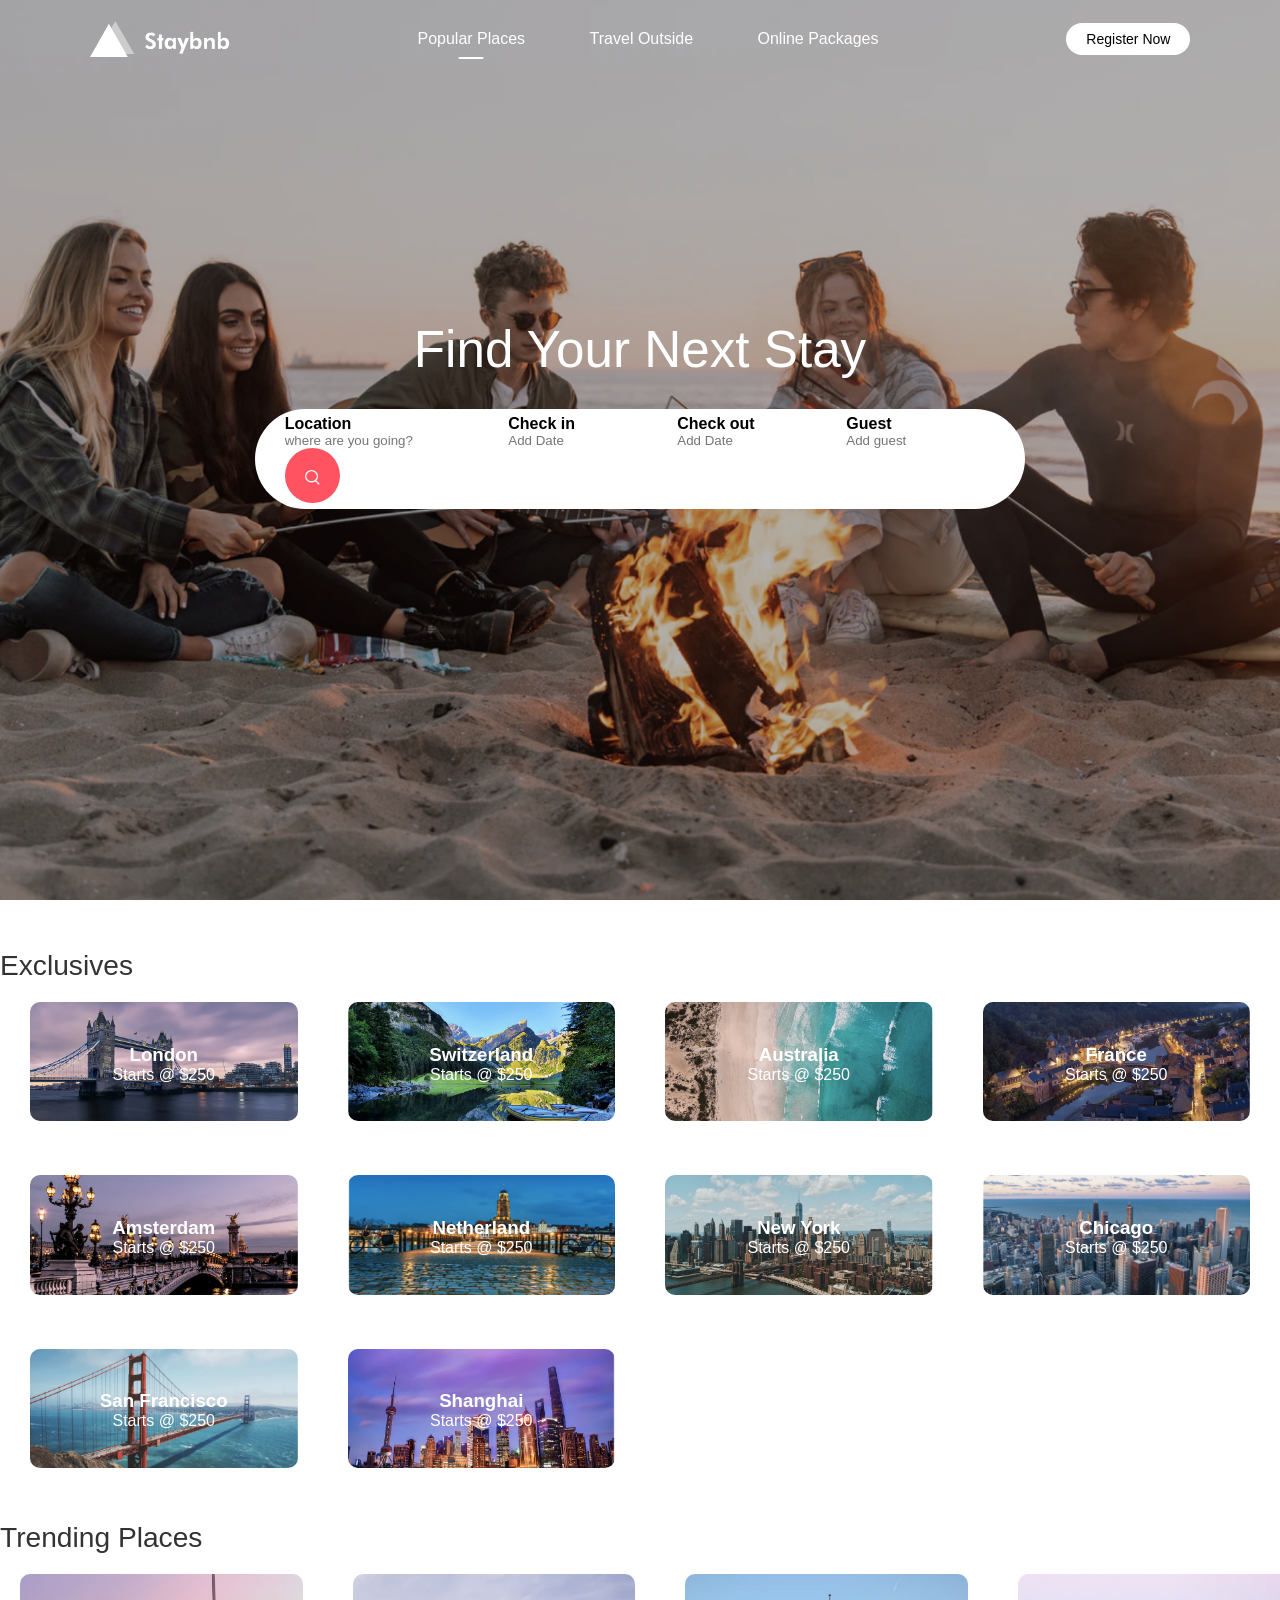
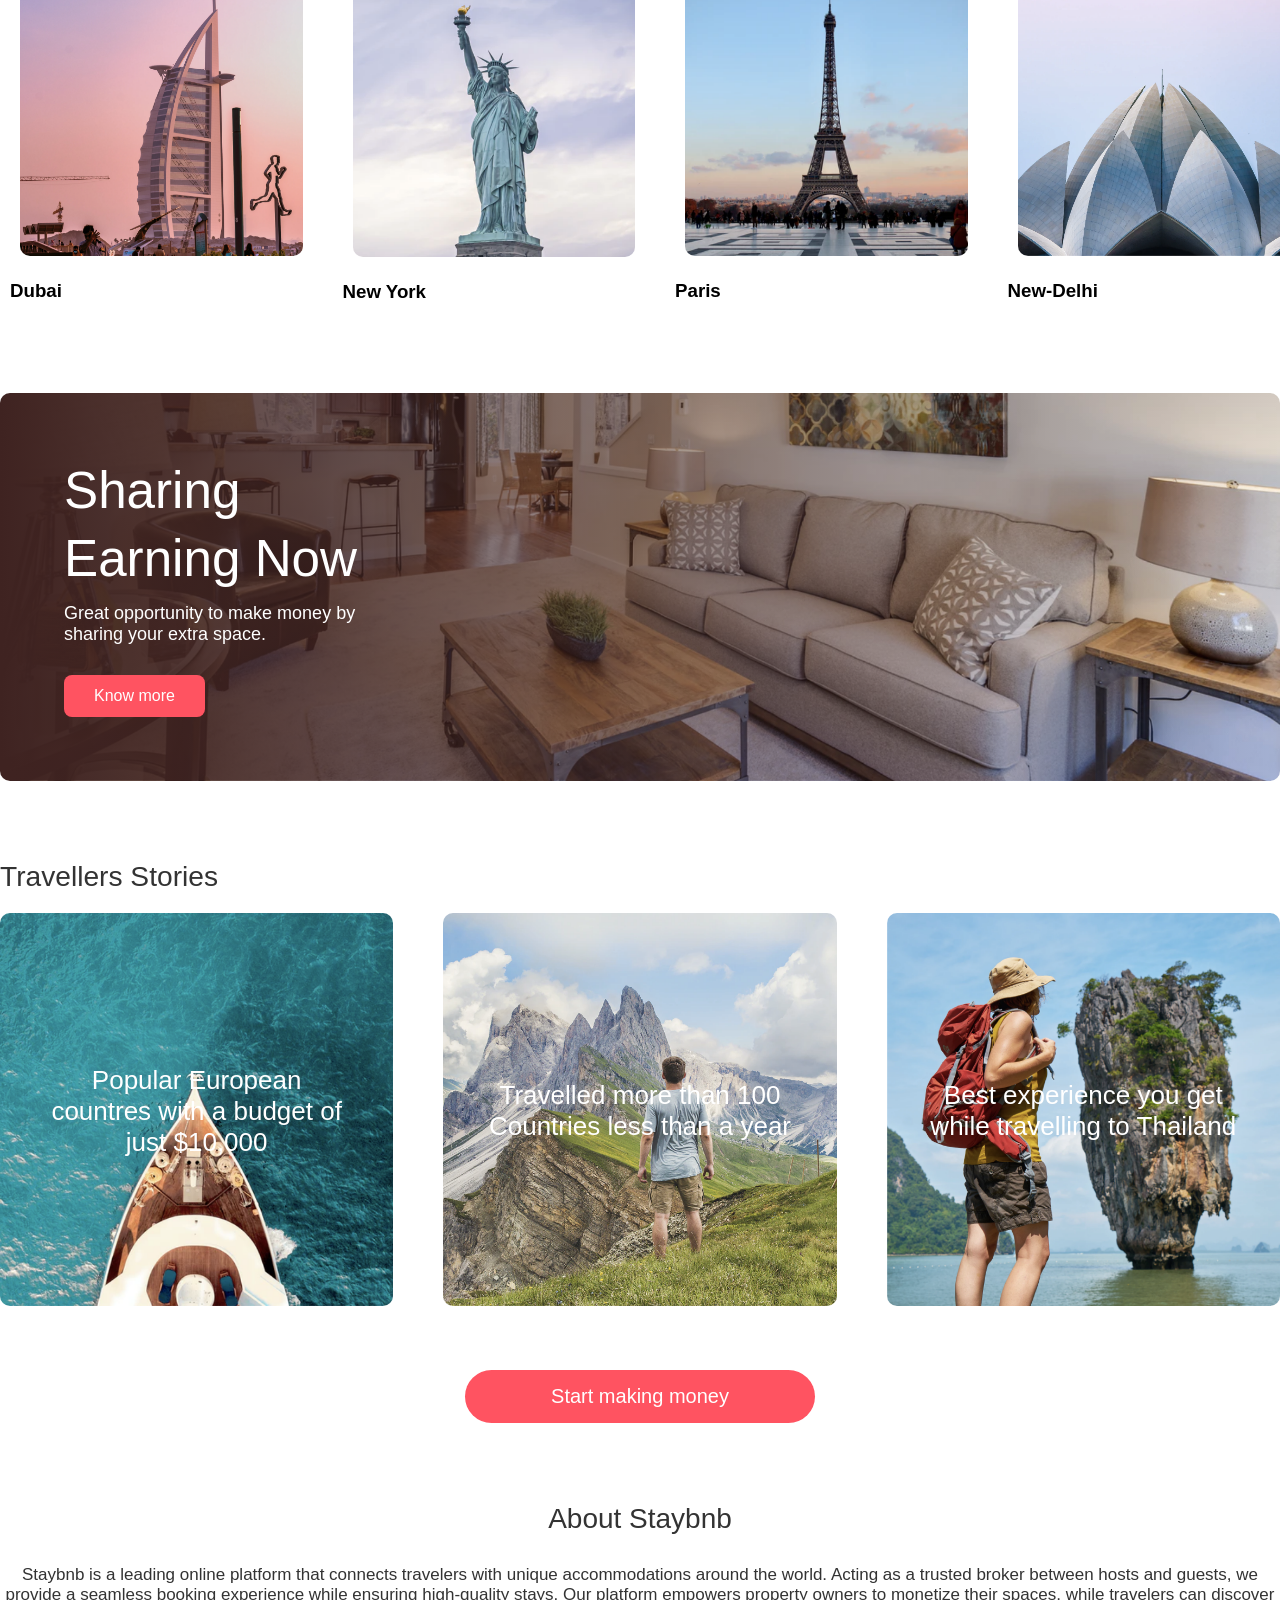
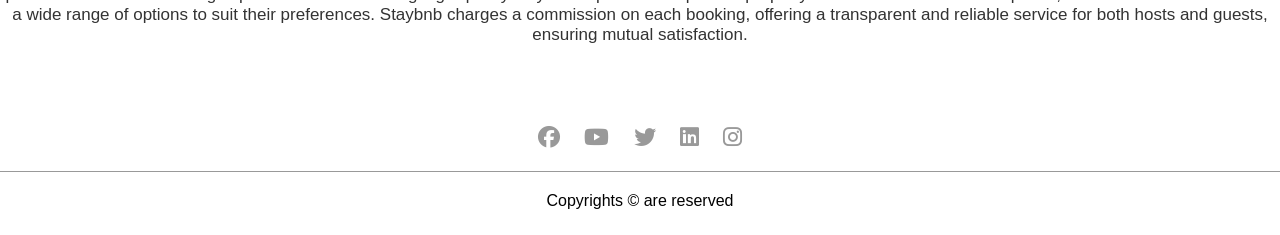
<file: STAYBNB/index.html>
<!DOCTYPE html>
<html lang="en">

<head>
    <meta charset="UTF-8">
    <meta name="viewport" content="width=device-width, initial-scale=1.0">
    <title>Staybnb</title>
    <linK rel="stylesheet" href="style.css">
    <link rel="stylesheet" href="https://cdnjs.cloudflare.com/ajax/libs/font-awesome/6.6.0/css/all.min.css">
</head>

<body>
    <div class="header">
        <!--NAV BAR-->
        <nav id="navBar">
            <img src="images/logo.png" class="logo">
            <ul class="nav-links">
                <li><a href="#" class="active">Popular Places</a></li>
                <li><a href="#">Travel Outside</a></li>
                <li><a href="#">Online Packages</a></li>
            </ul>

            <a href="#" class="reg-btn">Register Now</a>
            <!--menu bar img-->
            <i class="fa-solid fa-bars" onclick="togglebtn()"></i>
        </nav>
        <!--home page-->
        <div class="container">
            <h1>Find Your Next Stay</h1>
            <div class="searchbar">
                <form>
                    <div class="location-input">
                        <label>Location</label>
                        <input type="text" placeholder="where are you going?">
                    </div>
                    <div>
                        <label>Check in</label>
                        <input type="text" placeholder="Add Date">
                    </div>
                    <div>
                        <label>Check out</label>
                        <input type="text" placeholder="Add Date">
                    </div>
                    <div>
                        <label>Guest</label>
                        <input type="text" placeholder="Add guest">
                    </div>
                    <button type="submit"><img src="images/search.png"></button>
                </form>
            </div>
        </div>
    </div>
    <div class="cointainer">
        <h2 class="sub-title">Exclusives</h2>
        <div class="exclusives">
            <div>
                <img src="images/image-1.png">
                <span>
                    <h3>London</h3>
                    <p>Starts @ $250</p>
                </span>
            </div>
            <div>
                <img src="images/image-2.png">
                <span>
                    <h3>Switzerland</h3>
                    <p>Starts @ $250</p>
                </span>
            </div>
            <div>
                <img src="images/image-3.png">
                <span>
                    <h3>Australia</h3>
                    <p>Starts @ $250</p>
                </span>
            </div>
            <div>
                <img src="images/image-4.png">
                <span>
                    <h3>France</h3>
                    <p>Starts @ $250</p>
                </span>
            </div>
            <div>
                <img src="images/image-5.png">
                <span>
                    <h3>Amsterdam</h3>
                    <p>Starts @ $250</p>
                </span>
            </div>
            <div>
                <img src="images/image-6.png">
                <span>
                    <h3>Netherland</h3>
                    <p>Starts @ $250</p>
                </span>
            </div>
            <div>
                <img src="images/image-7.png">
                <span>
                    <h3>New York</h3>
                    <p>Starts @ $250</p>
                </span>
            </div>
            <div>
                <img src="images/image-8.png">
                <span>
                    <h3>Chicago</h3>
                    <p>Starts @ $250</p>
                </span>
            </div>
            <div>
                <img src="images/image-9.png">
                <span>
                    <h3>San Francisco</h3>
                    <p>Starts @ $250</p>
                </span>
            </div>

            <div>
                <img src="images/image-10.png">
                <span>
                    <h3>Shanghai</h3>
                    <p>Starts @ $250</p>
                </span>
            </div>

        </div>
        <!--trending places-->
        <h2 class="sub-title">Trending Places</h2>
        <div class="trending">
            <div>
                <img src="images/dubai.png">
                <h3>Dubai</h3>
            </div>
            <div>
                <img src="images/new-york.png">
                <h3>New York</h3>
            </div>
            <div>
                <img src="images/paris.png">
                <h3>Paris</h3>
            </div>

            <div>
                <img src="images/new-delhi.png">
                <h3>New-Delhi</h3>
            </div>
        </div>

        <!--cta..call to action---->
        <div class="cta">
            <h3>Sharing <br> Earning Now</h3>
            <p>Great opportunity to make money by<br> sharing your extra space.</p>
            <a href="#" class="cta-btn">Know more</a>
        </div>


        <!--travelers stories--->
        <h2 class="sub-title">Travellers Stories</h2>
        <div class="stories">
            <div>
                <img src="images/story-1.png">
                <p>Popular European countres with a budget of just $10,000 </p>
            </div>
            <div>
                <img src="images/story-2.png">
                <p>Travelled more than 100 Countries less than a year </p>
            </div>
            <div>
                <img src="images/story-3.png">
                <p>Best experience you get while travelling to Thailand </p>
            </div>
        </div>
        <a href="#" class="start-btn">Start making money</a>

        <!--About msg-->
        <div class="about-msg">
            <h2>About Staybnb </h2>
            <p>Staybnb is a leading online platform that connects travelers with unique accommodations around the world.
                Acting as a trusted broker between hosts and guests, we provide a seamless booking experience while
                ensuring high-quality stays. Our platform empowers property owners to monetize their spaces, while
                travelers can discover a wide range of options to suit their preferences. Staybnb charges a commission
                on each booking, offering a transparent and reliable service for both hosts and guests, ensuring mutual
                satisfaction.</p>
        </div>
        <!--Footer-->
        <div class="footer">
            <a href="https://www.facebook.com/"><i class="fa-brands fa-facebook"></i></a>
            <a href="https://www.youtube.com/"><i class="fa-brands fa-youtube"></i></a>
            <a href="https://www.twitter.com/"><i class="fa-brands fa-twitter"></i></a>
            <a href="https://www.linkedin.com/"><i class="fa-brands fa-linkedin"></i></a>
            <a href="https://www.instagram.com/"><i class="fa-brands fa-instagram"></i></a>
            <hr>
            <p>Copyrights &copy are reserved</p>

        </div>
    </div>
    <script>
        var navBar = document.getElementById("navBar");
        function togglebtn() {
            navBar.classList.toggle("hidemenu");
        }
    </script>
</body>


</html>
</file>
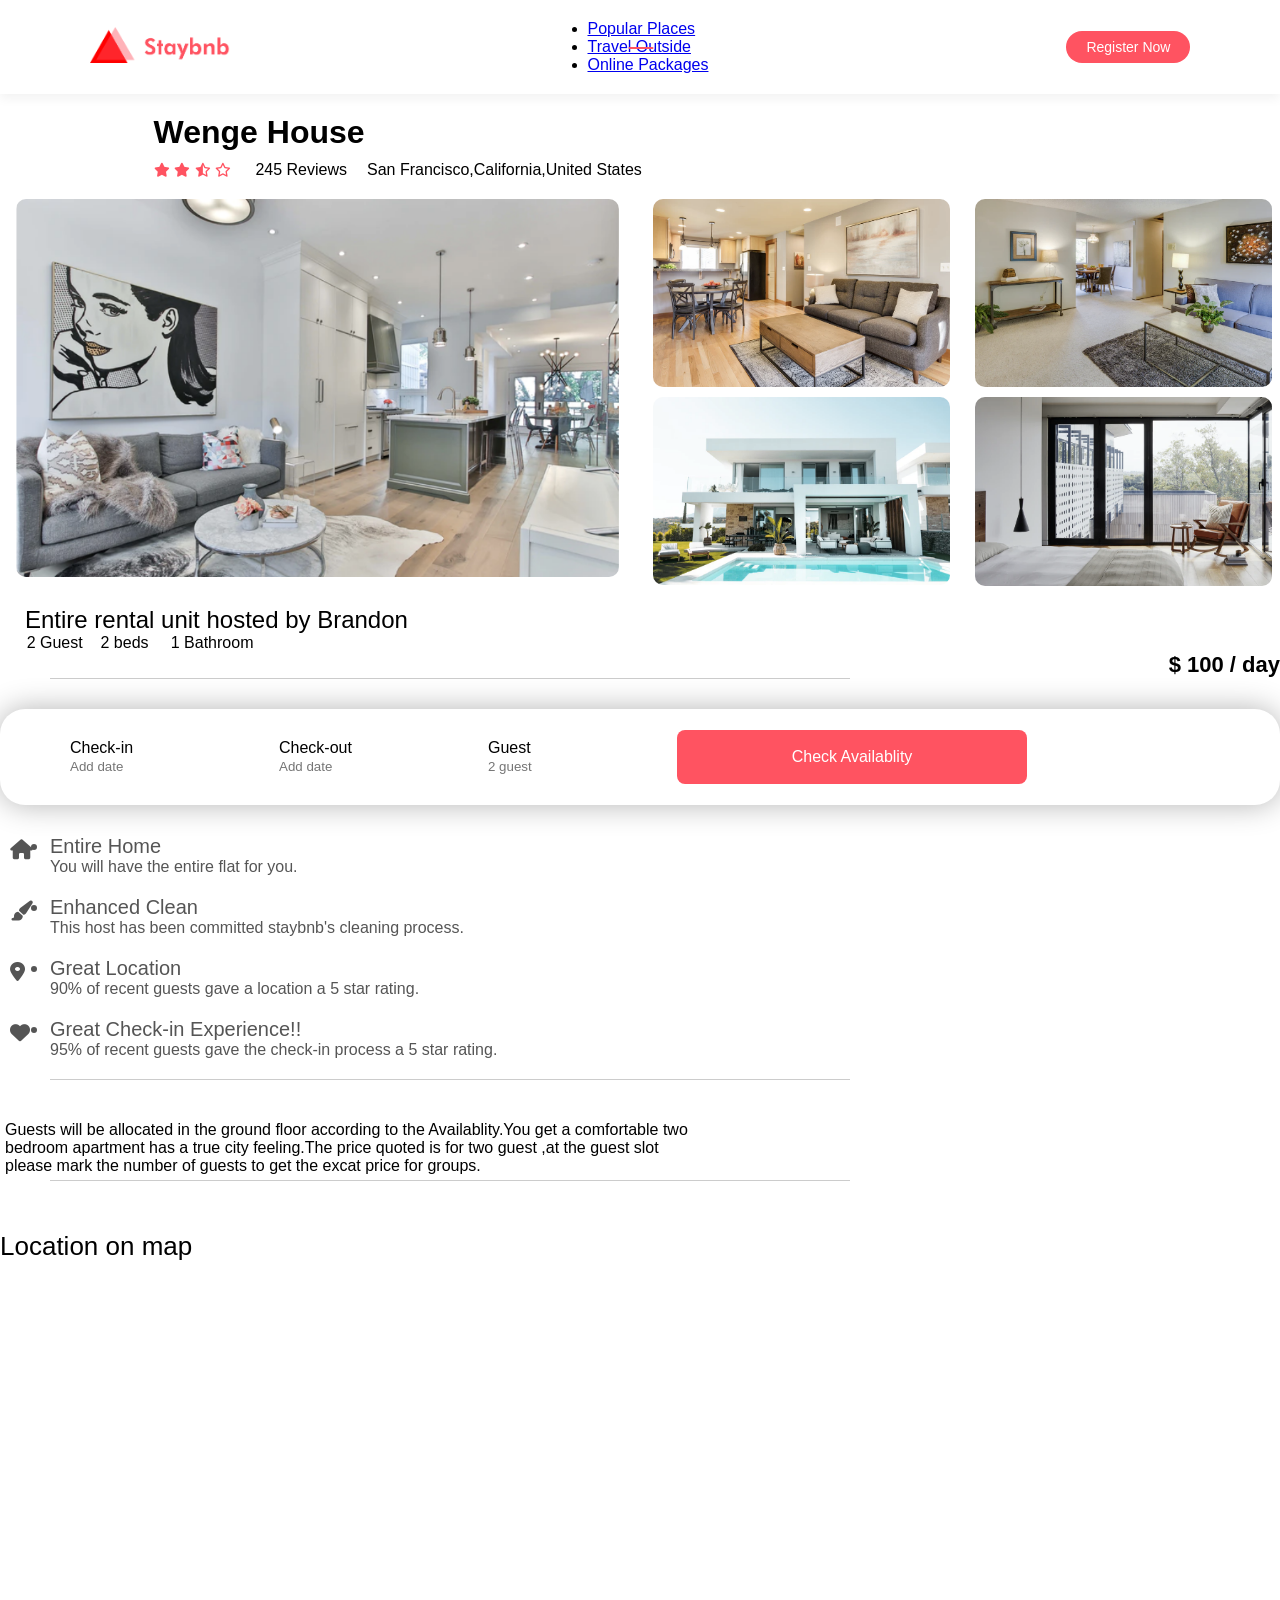
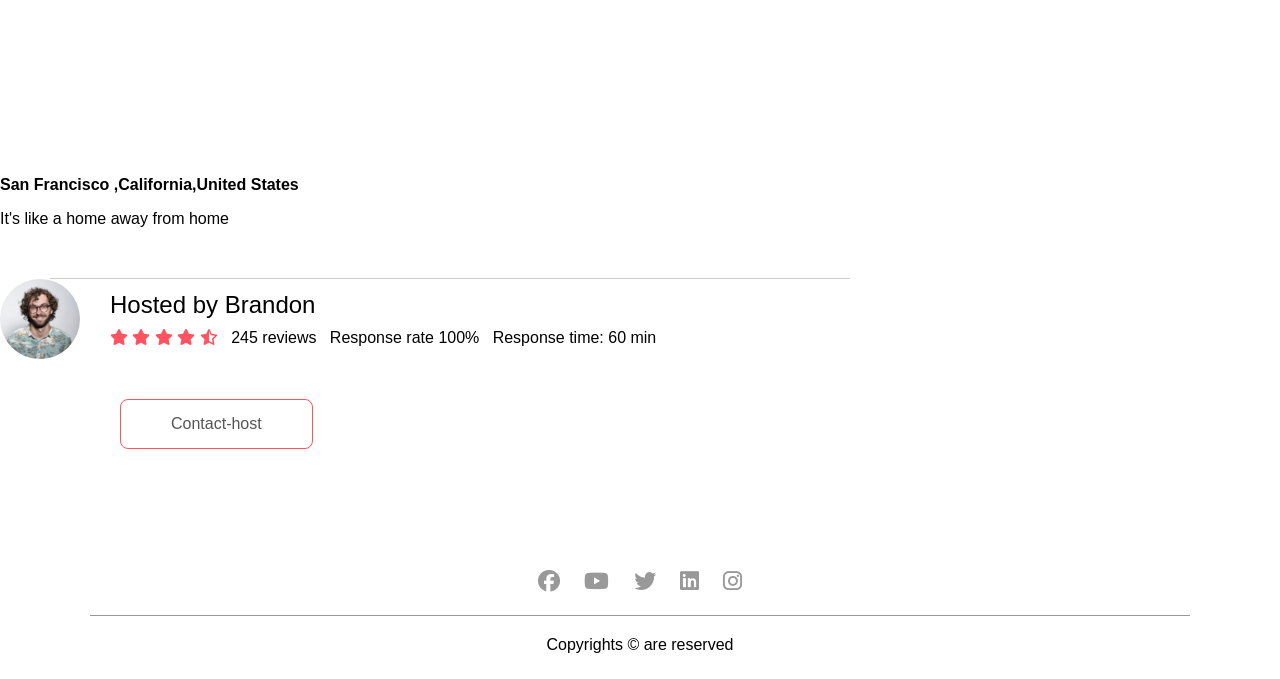
<file: STAYBNB/house.html>
<!DOCTYPE html>
<html lang="en">

<head>
    <meta charset="UTF-8">
    <meta name="viewport" content="width=device-width, initial-scale=1.0">
    <title>Housepage</title>
    <linK rel="stylesheet" href="style.css">
    <link rel="stylesheet" href="https://cdnjs.cloudflare.com/ajax/libs/font-awesome/6.6.0/css/all.min.css">
</head>

<body>
    <!--NAVIGATION BAR-->
    <nav id="navBar" class="navbar-white">
        <a href="index.html">
            <img src="images/logo-red.png" class="logo">
        </a>
       
        <ul calss="nav-links">
            <li><a href="#" class="active">Popular Places</a></li>
            <li><a href="#">Travel Outside</a></li>
            <li><a href="listing.html">Online Packages</a></li>
        </ul>
        <a href="#" class="reg-btn">Register Now</a>
        <i class="fa-solid fa-bars"></i>
    </nav>


    <div class="house-details">
        <div class="house-title">
            <h1>Wenge House</h1>
            <div class="row">
                <div>
                    <i class="fa-solid fa-star"></i>
                    <i class="fa-solid fa-star"></i>
                    <i class="fa-regular fa-star-half-stroke"></i>
                    <i class="fa-regular fa-star"></i>
                    <span>245 Reviews</span>
                </div>
                <div>
                    <p>San Francisco,California,United States</p>
                </div>
            </div>
        </div>
    </div>
    <div class="gallery">
        <div class="gallery-img-1"><img src="images/house-1.png"></div>
        <div><img src="images/house-2.png"></div>
        <div><img src="images/house-3.png"></div>
        <div><img src="images/house-4.png"></div>
        <div><img src="images/house-5.png"></div>
    </div>
    <div class="small-details">
        <h2>Entire rental unit hosted by Brandon</h2>
        <p>&nbsp; &nbsp; &nbsp;&nbsp;2 Guest &nbsp; &nbsp;2 beds &nbsp; &nbsp; 1 Bathroom</p>
        <h4>$ 100 / day</h4>
    </div>
    <hr class="line">
    <form class="check-form">
        <div>
            <label>Check-in</label>
            <input type="text" placeholder="Add date">
        </div>

        <div>
            <label>Check-out</label>
            <input type="text" placeholder="Add date">
        </div>

        <div>
            <label class="guest-field">Guest</label>
            <input type="text" placeholder="2 guest">
        </div>
        <button type="submit">Check Availablity </button>
    </form>
    <ul class="details-list">
        <li><i class="fa-solid fa-house"></i>Entire Home
            <span>You will have the entire flat for you.</span>
        </li>
        <li><i class="fa-solid fa-paintbrush"></i>Enhanced Clean
            <span>This host has been committed staybnb's cleaning process.</span>
        </li>
        <li><i class="fa-solid fa-location-dot"></i>Great Location
            <span>90% of recent guests gave a location a 5 star rating.</span>
        </li>
        <li><i class="fa-solid fa-heart"></i>Great Check-in Experience!!
            <span>95% of recent guests gave the check-in process a 5 star rating.</span>
        </li>

    </ul>
    <hr class="line"><br><br>
    <p class="home-desc">
        Guests will be allocated in the ground floor according to the Availablity.You get a comfortable two bedroom
        apartment has a true city feeling.The price quoted is for two guest ,at the guest slot please mark the number of
        guests to get the excat price for groups.
    </p>


    <hr class="line">

    <div class="maps">
        <h3>Location on map</h3>
        <iframe src="https://www.google.com/maps/embed?pb=!1m18!1m12!1m3!1d60009.86661316544!2d-122.49579787541731!3d37.76940932069344!2m3!1f0!2f0!3f0!3m2!1i1024!2i768!4f13.1!3m3!1m2!1s0x80859a6d00690021%3A0x4a501367f076adff!2sSan%20Francisco%2C%20CA%2C%20USA!5e0!3m2!1sen!2sin!4v1730741034506!5m2!1sen!2sin" width="600" height="450" style="border:0;" allowfullscreen="" loading="lazy" referrerpolicy="no-referrer-when-downgrade"></iframe>
        <b>San Francisco ,California,United States</b>
        <p>It's like a home away from home </p>
    </div>

    <hr class="line">

    <div class="host">
        <img src="images/host.png">
        <div>
            <h2>Hosted by Brandon</h2>
            <p>
                <span>
                    <i class="fa-solid fa-star"></i>
                    <i class="fa-solid fa-star"></i>
                    <i class="fa-solid fa-star"></i>
                    <i class="fa-solid fa-star"></i>
                    <i class="fa-regular fa-star-half-stroke"></i>
                </span>&nbsp;&nbsp;245 reviews  &nbsp;&nbsp;Response rate 100% &nbsp;&nbsp;Response time: 60 min </p>
           
        </div>
    </div>
    <a href="#" class="contact-host">Contact-host</a>
    <div class="container">
        <div class="footer">
            <a href="https://www.facebook.com/"><i class="fa-brands fa-facebook"></i></a>
            <a href="https://www.youtube.com/"><i class="fa-brands fa-youtube"></i></a>
            <a href="https://www.twitter.com/"><i class="fa-brands fa-twitter"></i></a>
            <a href="https://www.linkedin.com/"><i class="fa-brands fa-linkedin"></i></a>
            <a href="https://www.instagram.com/"><i class="fa-brands fa-instagram"></i></a>
            <hr>
            <p>Copyrights &copy are reserved</p>

        </div>
    </div>




    <script>
        var navBar = document.getElementById("navBar");
        function togglebtn() {
            navBar.classList.toggle("hidemenu");
        }
    </script>

</body>

</html>
</file>
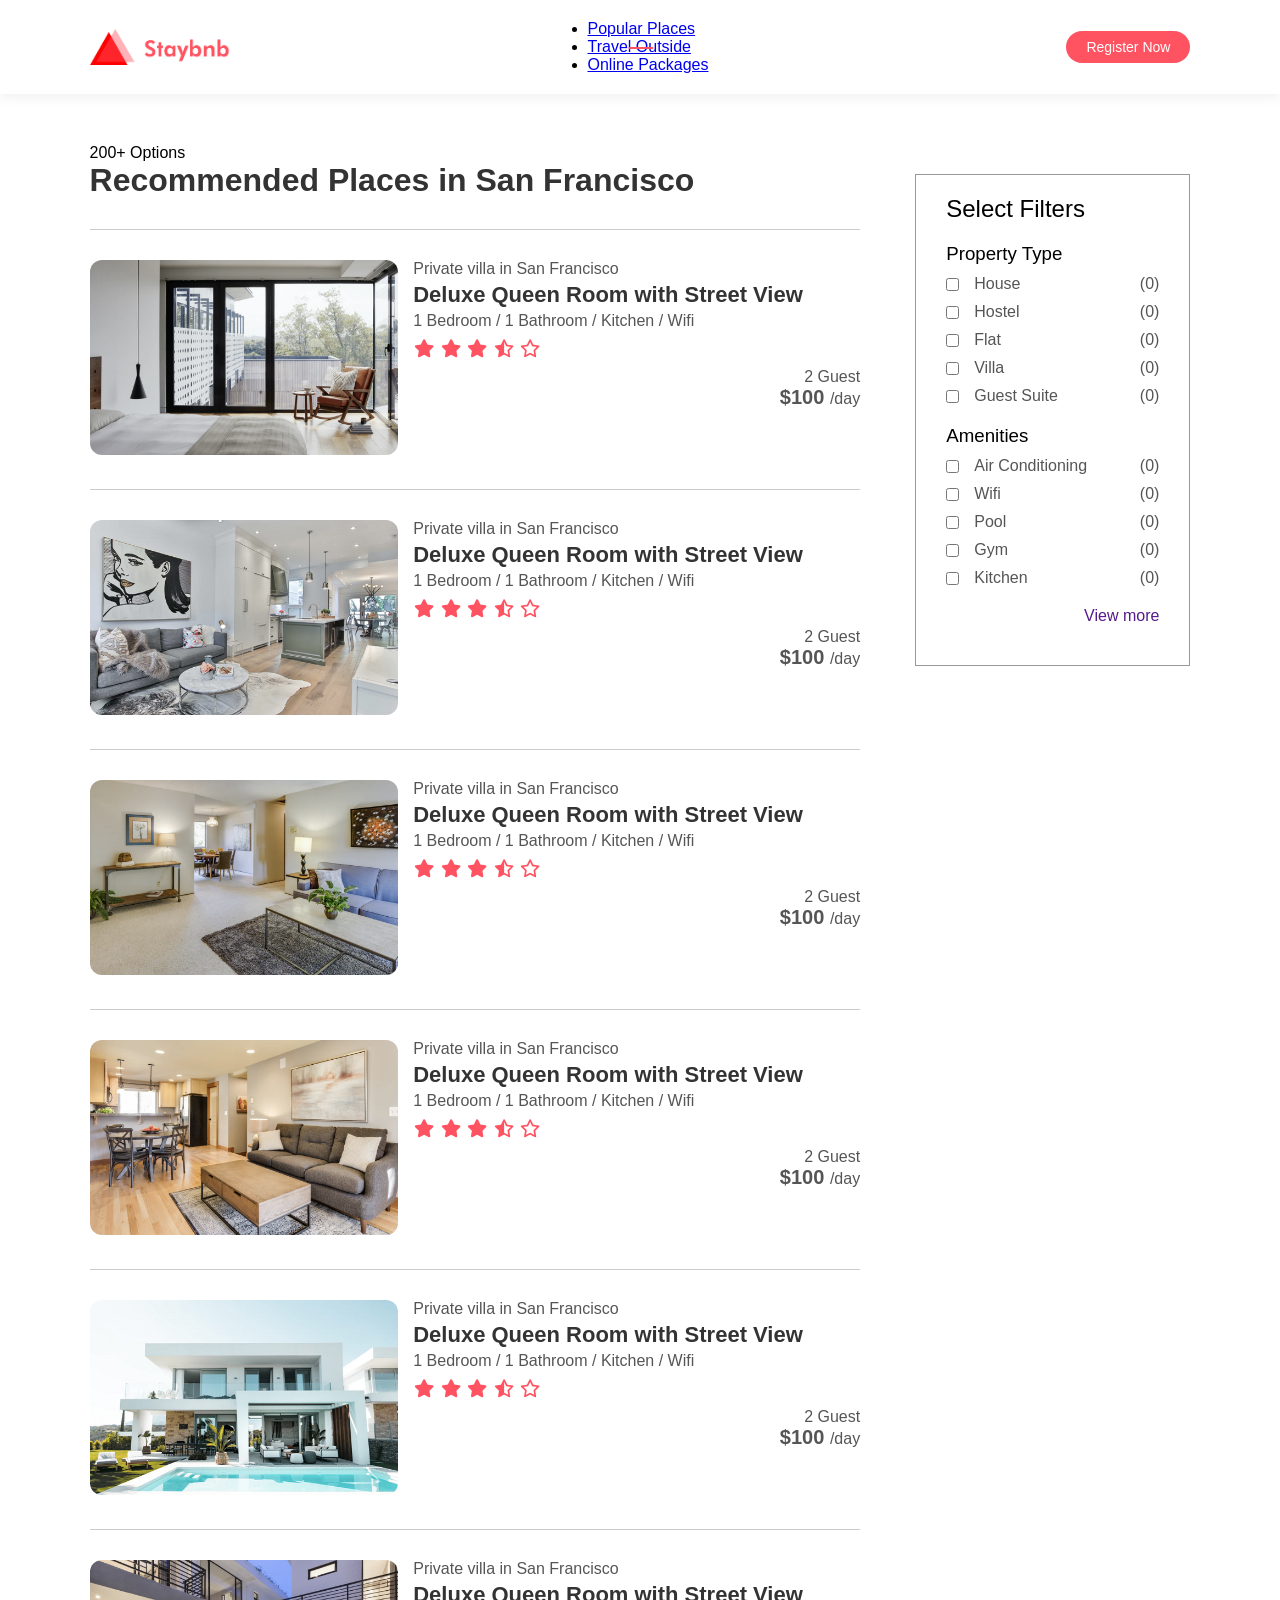
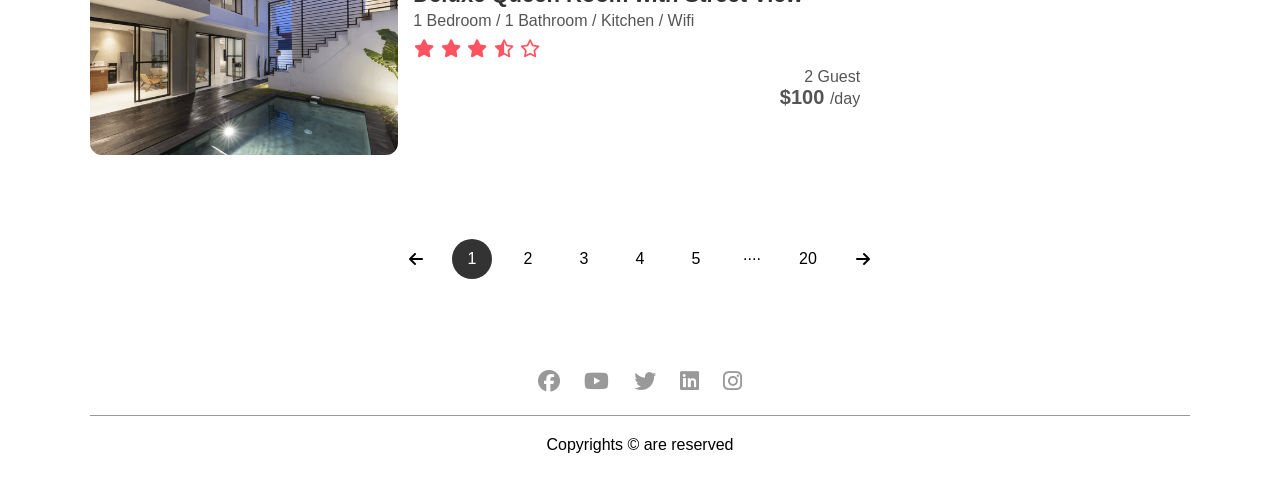
<file: STAYBNB/listing.html>
<!DOCTYPE html>
<html lang="en">

<head>
    <meta charset="UTF-8">
    <meta name="viewport" content="width=device-width, initial-scale=1.0">
    <title>Listingpage</title>
    <linK rel="stylesheet" href="style.css">
    <link rel="stylesheet" href="https://cdnjs.cloudflare.com/ajax/libs/font-awesome/6.6.0/css/all.min.css">
</head>

<body>

    <!--NAVIGATION BAR-->
    <nav id="navBar" class="navbar-white">
        <img src="images/logo-red.png" class="logo">
        <ul calss="nav-links">
            <li><a href="#" class="active">Popular Places</a></li>
            <li><a href="#">Travel Outside</a></li>
            <li><a href="#">Online Packages</a></li>
        </ul>
        <a href="#" class="reg-btn">Register Now</a>
        <i class="fa-solid fa-bars"></i>
    </nav>


    <div class="container">
        <div class="list-container">
            <div class="left-col">
                <p>200+ Options</p>
                <h1>Recommended Places in San Francisco</h1>
                <div class="house">
                    <div class="house-img">
                        <img src="images/image-s1.png">
                    </div>
                    <div class="house-info">
                        <p>Private villa in San Francisco</p>
                        <h3>Deluxe Queen Room with Street View</h3>
                        <p>1 Bedroom / 1 Bathroom / Kitchen / Wifi</p>
                        <i class="fa-solid fa-star"></i>
                        <i class="fa-solid fa-star"></i>
                        <i class="fa-solid fa-star"></i>
                        <i class="fa-regular fa-star-half-stroke"></i>
                        <i class="fa-regular fa-star"></i>
                        <div class="house-price">
                            <p>2 Guest</p>
                            <h4>$100 <span>/day</span></h4>
                        </div>

                    </div>
                </div>

                <div class="house">
                    <div class="house-img">
                        <img src="images/image-s2.png">
                    </div>
                    <div class="house-info">
                        <p>Private villa in San Francisco</p>
                        <h3>Deluxe Queen Room with Street View</h3>
                        <p>1 Bedroom / 1 Bathroom / Kitchen / Wifi</p>
                        <i class="fa-solid fa-star"></i>
                        <i class="fa-solid fa-star"></i>
                        <i class="fa-solid fa-star"></i>
                        <i class="fa-regular fa-star-half-stroke"></i>
                        <i class="fa-regular fa-star"></i>
                        <div class="house-price">
                            <p>2 Guest</p>
                            <h4>$100 <span>/day</span></h4>
                        </div>

                    </div>
                </div>

                <div class="house">
                    <div class="house-img">
                        <img src="images/image-s3.png">
                    </div>
                    <div class="house-info">
                        <p>Private villa in San Francisco</p>
                        <h3>Deluxe Queen Room with Street View</h3>
                        <p>1 Bedroom / 1 Bathroom / Kitchen / Wifi</p>
                        <i class="fa-solid fa-star"></i>
                        <i class="fa-solid fa-star"></i>
                        <i class="fa-solid fa-star"></i>
                        <i class="fa-regular fa-star-half-stroke"></i>
                        <i class="fa-regular fa-star"></i>
                        <div class="house-price">
                            <p>2 Guest</p>
                            <h4>$100 <span>/day</span></h4>
                        </div>

                    </div>
                </div>

                <div class="house">
                    <div class="house-img">
                        <img src="images/image-s4.png">
                    </div>
                    <div class="house-info">
                        <p>Private villa in San Francisco</p>
                        <h3>Deluxe Queen Room with Street View</h3>
                        <p>1 Bedroom / 1 Bathroom / Kitchen / Wifi</p>
                        <i class="fa-solid fa-star"></i>
                        <i class="fa-solid fa-star"></i>
                        <i class="fa-solid fa-star"></i>
                        <i class="fa-regular fa-star-half-stroke"></i>
                        <i class="fa-regular fa-star"></i>
                        <div class="house-price">
                            <p>2 Guest</p>
                            <h4>$100 <span>/day</span></h4>
                        </div>

                    </div>
                </div>

                <div class="house">
                    <div class="house-img">
                        <img src="images/image-s5.png">
                    </div>
                    <div class="house-info">
                        <p>Private villa in San Francisco</p>
                        <h3>Deluxe Queen Room with Street View</h3>
                        <p>1 Bedroom / 1 Bathroom / Kitchen / Wifi</p>
                        <i class="fa-solid fa-star"></i>
                        <i class="fa-solid fa-star"></i>
                        <i class="fa-solid fa-star"></i>
                        <i class="fa-regular fa-star-half-stroke"></i>
                        <i class="fa-regular fa-star"></i>
                        <div class="house-price">
                            <p>2 Guest</p>
                            <h4>$100 <span>/day</span></h4>
                        </div>

                    </div>
                </div>

                <div class="house">
                    <div class="house-img">
                        <img src="images/image-s6.png">
                    </div>
                    <div class="house-info">
                        <p>Private villa in San Francisco</p>
                        <h3>Deluxe Queen Room with Street View</h3>
                        <p>1 Bedroom / 1 Bathroom / Kitchen / Wifi</p>
                        <i class="fa-solid fa-star"></i>
                        <i class="fa-solid fa-star"></i>
                        <i class="fa-solid fa-star"></i>
                        <i class="fa-regular fa-star-half-stroke"></i>
                        <i class="fa-regular fa-star"></i>
                        <div class="house-price">
                            <p>2 Guest</p>
                            <h4>$100 <span>/day</span></h4>
                        </div>

                    </div>
                </div>

            </div>
            <div class="right-col">
                <div class="sidebar">
                    <h2>Select Filters</h2>
                    <h3>Property Type</h3>
                    <div class="filter">
                        <input type="checkbox">
                        <p>House</p>
                        <spa>(0)</spa>
                    </div>
                    <div class="filter">
                        <input type="checkbox">
                        <p>Hostel</p>
                        <spa>(0)</spa>
                    </div>
                    <div class="filter">
                        <input type="checkbox">
                        <p>Flat</p>
                        <spa>(0)</spa>
                    </div>
                    <div class="filter">
                        <input type="checkbox">
                        <p>Villa</p>
                        <spa>(0)</spa>
                    </div>
                    <div class="filter">
                        <input type="checkbox">
                        <p>Guest Suite</p>
                        <spa>(0)</spa>
                    </div>
                    <h3>Amenities</h3>
                    <div class="filter">
                        <input type="checkbox">
                        <p>Air Conditioning </p>
                        <spa>(0)</spa>
                    </div>
                    <div class="filter">
                        <input type="checkbox">
                        <p>Wifi</p>
                        <spa>(0)</spa>
                    </div>
                    <div class="filter">
                        <input type="checkbox">
                        <p>Pool</p>
                        <spa>(0)</spa>
                    </div>
                    <div class="filter">
                        <input type="checkbox">
                        <p>Gym</p>
                        <spa>(0)</spa>
                    </div>
                    <div class="filter">
                        <input type="checkbox">
                        <p>Kitchen</p>
                        <spa>(0)</spa>
                    </div>
                    <div class="sidebar-link">
                        <a href="">View more</a>
                    </div>
                </div>

            </div>

        </div>
        <div class="pagination">
            <i class="fa-sharp fa-solid fa-arrow-left"></i>
            <span class="current">1</span>
            <span>2</span>
            <span>3</span>
            <span>4</span>
            <span>5</span>
            <span>&middot;&middot;&middot;&middot;</span>
            <span>20</span>
            <i class="fa-solid fa-arrow-right"></i>

        </div>












        <!--Footer-->
        <div class="footer">
            <a href="https://www.facebook.com/"><i class="fa-brands fa-facebook"></i></a>
            <a href="https://www.youtube.com/"><i class="fa-brands fa-youtube"></i></a>
            <a href="https://www.twitter.com/"><i class="fa-brands fa-twitter"></i></a>
            <a href="https://www.linkedin.com/"><i class="fa-brands fa-linkedin"></i></a>
            <a href="https://www.instagram.com/"><i class="fa-brands fa-instagram"></i></a>
            <hr>
            <p>Copyrights &copy are reserved</p>

        </div>
    </div>



    <!--smaller screen-->
    <script>
        var navBar = document.getElementById("navBar");
        function togglebtn() {
            navBar.classList.toggle("hidemenu");
        }
    </script>














</body>

</html>
</file>
<file: STAYBNB/style.css>
* {
    margin: 0;
    padding: 0;
    box-sizing: border-box;
    font-family: 'poppins', sans-serif;

}

.header {
    min-height: 100vh;
    width: 100%;
    background-image: linear-gradient(rgba(0, 0, 0, 0.3), rgba(0, 0, 0, 0.3)), url(images/banner.png);
    background-size: cover;
    background-position: center;
}

nav {
    display: flex;
    align-items: center;
    justify-content: space-between;
    padding: 20px 7%;


}

.logo {
    width: 140px;
    cursor: pointer;

}


.nav-links li {
    list-style: none;
    display: inline-block;
    margin: 10px 30px;

}


.nav-links li a {
    text-decoration: none;
    color: #fff;
}


.reg-btn {
    background: #fff;
    color: #000;
    padding: 8px 20px;
    border-radius: 20px;
    text-decoration: none;
    font-size: 14px;
}

.container {
    padding: 0 7%;
}

.header h1 {
    font-size: 4vw;
    font-weight: 500;
    color: #fff;
    text-align: center;
    padding-top: 22%
}

.searchbar {
    background: #fff;
    width: 70%;
    margin: 30px auto;
    padding: 6px 10px 6px 30px;
    border-radius: 50px;
}

.searchbar form {
    display: flex;
    align-items: center;
    flex-wrap: wrap;
}

.searchbar form input {
    display: block;
    border: 0;
    outline: none;
    background: transparent;
}

.searchbar form button {
    background: #ff5361;
    width: 55px;
    height: 55px;
    border-radius: 50%;
    border: 0;
    outline: none;
    cursor: pointer;
}

.searchbar form button img {
    margin-top: 7px;
    width: 15px;
}

.location-input {
    flex: 1;
}

.searchbar form label {
    font-weight: 600;
}

/*Exclusives*/
.sub-title {
    margin: 50px 0 20px;
    font-size: 2.2vw;
    font-weight: 500;
    color: #333;

}

.exclusives {
    display: grid;
    grid-template-columns: repeat(auto-fit, minmax(250px, 1fr));
    grid-gap: 50px;
    margin-right: 30px;
    margin-left: 30px;
}

.exclusives div img {
    width: 100%;
    border-radius: 10px;
}

.exclusives div {
    position: relative;
}

.exclusives div span {
    position: absolute;
    top: 50%;
    left: 50%;
    transform: translate(-50%, -50%);
    text-align: center;
    color: #fff;
}

/*-----Trending Places*/
.trending {
    display: grid;
    grid-template-columns: repeat(auto-fit, minmax(200px, 1fr));
    grid-gap: 50px;
    margin-bottom: 30px;
}

.trending img {
    width: 100%;
    border-radius: 10px;
    margin-left: 20px;
    margin-right: 20px;

}

.trending h3 {
    font-weight: 600;
    margin-top: 10px;
    padding: 10px;
}

/*--call to action cta----*/
.cta {
    margin: 80px 0;
    background-image: linear-gradient(to right, #3f2321, transparent), url(images/banner-2.png);
    background-size: cover;
    background-position: center;
    border-radius: 10px;
    padding: 5%;
    color: #fff;

}

.cta h3 {
    font-size: 4vw;
    line-height: 5.3vw;
    font-weight: 500;

}

.cta p {
    font-size: 18px;
    margin: 10px 0;
}

.cta-btn {
    background-color: #ff5361;
    color: #fff;
    text-decoration: none;
    padding: 12px 30px;
    border-radius: 8px;
    margin-top: 20px;
    display: inline-block;
}

/*------ Travellers stories-------*/
.stories {
    display: grid;
    grid-template-columns: repeat(auto-fit, minmax(100px, 1fr));
    grid-gap: 50px;
    margin-bottom: 30px;

}

.stories img {
    width: 100%;
    border-radius: 10px;

}

.stories div {
    position: relative;
    text-align: center;
}

.stories p {
    width: 80%;
    position: absolute;
    top: 50%;
    left: 50%;
    transform: translate(-50%, -50%);
    color: #fff;
    font-size: 26px;
}

.start-btn {
    text-decoration: none;
    background: #ff5361;
    color: #fff;
    text-align: center;
    width: 80%;
    max-width: 350px;
    display: block;
    border-radius: 30px;
    margin: 60px auto;
    padding: 15px;
    font-size: 20px;
}

/*---about-msg----*/
.about-msg {
    text-align: center;
    margin: 80px 0;
    color: #333;
    font-size: 17px;

}

.about-msg h2 {
    font-size: 28px;
    margin-bottom: 30px;
    margin-bottom: 30px;
    font-weight: 500;
}

/*--- footer---*/
.footer {
    margin: 80px 0 10px;
    text-align: center;
}

.footer a {
    text-decoration: none;
    color: #999;
    font-size: 22px;
    margin: 0 10px;
}

.footer hr {
    background: #999;
    height: 1px;
    width: 100%;
    border: 0;
    margin: 20px 0;
}

.footer p {
    padding-bottom: 15px;
}

.active {
    position: relative;
}

.active::after {
    content: '';
    background: #fff;
    width: 25px;
    height: 2px;
    position: absolute;
    left: 50%;
    transform: translatex(-50%);
    bottom: -12px;
    border-radius: 2px;
}

nav .fa-bars {
    display: none;
}

/*----for small screen devices-----*/
@media only screen and (max-width:700px) {
    .logo {
        position: fixed;
        top: 4%;
        left: 7%;
    }

    nav {
        position: fixed;
        top: 0;
        display: inline-block;
        z-index: 100;
        width: 100%;
        padding: 100px 7% 0;
        background: #000;
        text-align: right;
        max-height: 100px;
        overflow: hidden;
        transition: max-height 0.5s;
        max-height: 100px;
        overflow: hidden;
        transition: max-height 0.5s;

    }

    nav .nav-links li {
        margin: 10px 0;
        display: block;
    }

    .reg-btn {
        margin: 15px 0 30px;
        display: inline-block;
    }

    nav .fa-bars {
        display: block;
        position: fixed;
        top: 10px;
        right: 12%;
        color: #fff;
        font-size: 30px;
    }

    .active::after {

        left: -40px;
        transform: translate(0, 50%);
        bottom: 50%;
        border-radius: 2px;
    }

    .hidemenu {
        max-height: 300px;
    }

    .header h1 {
        padding-top: 200px;
        font-size: 7vw;
    }

    .searchbar {
        width: 90%;
        margin: 30px auto;
        padding: 20px 10px 30px;
        border-radius: 5px;
        position: relative;
    }

    .searchbar form {
        display: block;
    }

    .searchbar form input {
        border-bottom: 1px solid#ddd;
        width: 100%;
        margin-bottom: 15px;
        margin-top: 10px;
        padding-bottom: 5px;
    }

    .searchbar form button {
        position: absolute;
        bottom: 0;
        left: 50%;
        transform: translate(-50%, 50%);
    }

    .sub-title {
        font-size: 6vw;
    }

    .cta {
        padding: 15% 5%;
    }

    .cta h3 {
        font-size: 7vw;
        line-height: 8vw;

    }

    .cta p {
        font-size: 14px;
    }

    .cta-btn {
        padding: 6px 15px;
        border-radius: 4px;
        margin-top: 10px;
        font-size: 14px;

    }

    .stories p {
        font-size: 22px;
    }

    .about-msg {
        font-size: 15px;

    }
}

/*-----listing page ----*/

.navbar-white {
    background: #fff;
    box-shadow: 0 5px 10px rgba(0, 0, 0, 0.05);
    margin-bottom: 20px;
}


.navbar-white .nav-links li a .nav .nav-links li {
    color: #000;
}

.navbar-white .reg-btn {
    background-color: #ff5361;
    color: #fff;

}


/*menu bar in small screen*/
nav.navbar-white .fa-bars {
    color: #000;
}

/*small screen small line*/

.navbar-white .active::after {
    background-color: #ff5361;
}




.list-container {
    margin-top: 50px;
    display: flex;
    flex-wrap: wrap;
    justify-content: space-between;

}

.left-col {
    flex-basis: 70%;
}

.right-col {
    flex-basis: 25%;
}

.left-col h1 {
    color: #333;
    font-weight: 600;
    margin-bottom: 30px;
}

.house {
    display: flex;
    justify-content: space-between;
    flex-wrap: wrap;
    padding: 30px 0;
    border-top: 1px solid #ccc;
}

.house-img {
    flex-basis: 40%;
}

.house-info {
    flex-basis: 58%;
    color: #555;
}

.house-img img {
    width: 100%;
    border-radius: 12px;
}

.house-info h3 {
    font-weight: 600;
    color: #333;
    font-size: 22px;
    margin: 4px 0;
}

.house-info i {
    color: #ff5361;
    margin: 10px 1px;
    font-size: 18px;

}

.house-price {
    text-align: right;

}

.house-price h4 {
    font-size: 20px;
}

.house-price h4 span {
    font-size: 16px;
    font-weight: 500;
}

.sidebar {
    border: 1px solid #999;
    padding: 20px 30px;
    margin-top: 30px;
}

.sidebar h2 {
    font-weight: 500;
}

.sidebar h3 {
    font-weight: 500;
    margin: 20px 0 10px;
}

.filter {
    display: flex;
    align-items: center;
    color: #555;
    margin-bottom: 10px;
}

.filter p {
    flex: 1;
}

.filter input {
    margin-right: 15px;
    cursor: pointer;
}

.sidebar-link {
    text-align: right;
    margin: 20px 0;

}

.sidebar-link a {
    text-decoration: none;
}

.pagination {
    display: flex;
    align-items: center;
    justify-content: center;
    margin: 40px 0;
}

.pagination i {
    width: 15px;
    margin: 10px 20px;
}

.pagination span {
    margin: 10px 8px;
    width: 40px;
    height: 40px;
    line-height: 40px;
    text-align: center;
    border-radius: 50%;
    cursor: pointer;

}

.pagination .current {
    background: #333;
    color: #fff;
}

/*small screen for listing page*/

@media only screen and (max-width:700px) {
    .list-container {
        margin-top: 150px;

    }

    .left-col,
    .right-col,
    .house-img,
    .house-info {

        flex-basis: 100%;
    }

    .left-col h1 {
        font-size: 22px;
    }

    .house-info h3 {
        font-size: 18px;
    }

    .pagination span {
        margin: 10px 2px;
        width: 30px;
        height: 30px;
        line-height: 30px;
        font-size: 12px;

    }
}


/*-----house -details---*/

.house-details {
    padding: 0 12%;
}

.house-title {
    margin-top: 15px;
}

.house-title h1 {
    font-weight: 600;
}

.house-title .row {
    display: flex;
    flex-wrap: wrap;
    align-items: center;
    margin: 10px 0;
}

.house-title span {
    margin: 0 20px;

}

.house-title i {
    color: #ff5361;
    font-size: 14px;
}

.gallery {
    display: grid;
    grid-gap: 10px;
    grid-template-areas: 'first first . .' 'first first . .';
    margin: 20px 0;
}

.gallery div img {
    width: 95%;
    display: block;
    border-radius: 10px;
    margin: auto;

}

.gallery-img-1 {
    grid-area: first;
}

.small-details h2 {
    font-weight: 500;
    margin-left: 25px;

}

.small-details h4 {
    font-size: 22px;
    text-align: right;


}

.line {
    border: 0;
    height: 1px;
    background: #ccc;
    width: 100%;
    max-width: 800px;
    margin-left: 50px;
}

.check-form {
    margin: 30px 0;
    background: #fff;
    box-shadow: 0 0 30px rgba(0, 0, 0, 0.3);
    border-radius: 25px;
    display: flex;
    flex-wrap: wrap;
    align-items: center;
    padding: 10px 50px;
}

.check-form label {
    display: block;

}

.check-form div {
    padding: 20px;
}

.check-form input {
    background: transparent;
    border: 0;
    outline: none;

}

.check-form button {
    background: #ff5361;
    border: 0;
    outline: none;
    color: #fff;
    padding: 18px;
    width: 350px;
    border-radius: 8px;
    font-size: 16px;
}

.guest-field {
    flex: 1;
}

.details-list li {
    margin-left: 50px;
    font-size: 20px;
    font-weight: 500;
    margin-bottom: 20px;
    color: #555;
    position: relative;

}

.details-list li span {
    display: block;
    font-weight: 400;
    font-size: 16px;
}

.details-list li i {
    position: absolute;
    top: 5px;
    left: -40px;
}

.home-desc {
    max-width: 700px;
    margin-bottom: 50px;
    margin: 5px;
}

.maps {
    margin: 50px 0;
}

.maps iframe {
    width: 100%;
    margin-bottom: 30px;
    border-radius: 10px;
}

.maps h3 {
    font-size: 26px;
    font-weight: 500;
    margin-bottom: 30px;
}

.maps b {
    display: block;
    margin-bottom: 16px;
}

.host {
    display: flex;
    align-items: center;
}

.host img {
    width: 80px;
    border-radius: 50%;
    margin-right: 30px;

}

.host h2 {
    margin-bottom: 10px;
    font-weight: 500;
}

.host i {
    color: #ff5361;
}

.contact-host {
    display: inline-block;
    margin: 40px 0 40px 120px;
    text-decoration: none;
    color: #555;
    padding: 15px 50px;
    border: 1px solid #ff5361;
    border-radius: 8px;

}

/*--------media query for house-details page*/
@media only screen and (max-width:700px) {
    .house-details {
        margin-top: 150px;
    }

    .row p {
        margin-top: 10px;
    }

    .gallery {
        grid-template-areas: 'first first' '. .' '. .';
    }

    .small-details h2 {
        font-size: 20px;
        margin-top: 24px;
    }

    .small-details h4 {
        text-align: left;
        margin: 20px;
        font-size: 18px;
    }

    .check-form {
        padding: 10px 30px;
        margin: 15px;
    }

    .check-form div {
        padding: 20px 0;
        width: 100%;
    }

    .check-form input {
        border-bottom: 1px solid #ccc;
        width: 100%;
        padding-bottom: 5px;
    }

    .check-form button {
        font-size: 14px;
        margin-top: 10px;
        margin-bottom: 15px;
        border-radius: 4px;
    }

    .line {
        margin-bottom: 15px;
    }

    .maps b {
        font-size: 14px;
    }

    .host {
        display: block;
        line-height: 28px;
        margin: 20px;
    }

    .contact-host {

        margin: 20px;
    }

}
</file>
